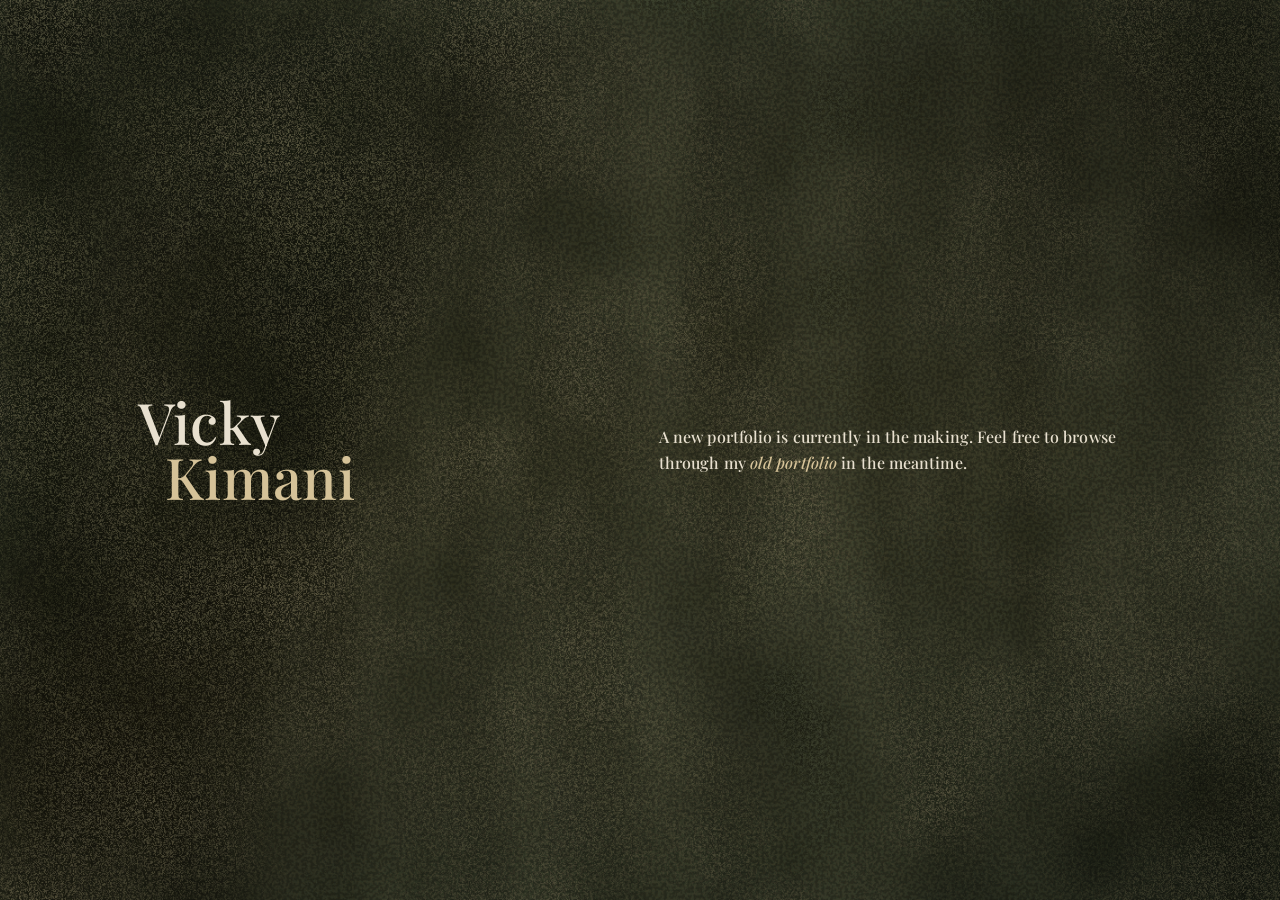
<file: index.html>
<!DOCTYPE html>
<html lang="en">

<head>
    <meta charset="UTF-8">
    <meta http-equiv="X-UA-Compatible" content="IE=edge">
    <meta name="viewport" content="width=device-width, initial-scale=1.0">

    <!-- bootstrap css -->
    <link href="https://cdn.jsdelivr.net/npm/bootstrap@5.3.9/dist/css/bootstrap.min.css" rel="stylesheet">

    <!-- css -->
    <link rel="stylesheet" href="style.css">

    <!-- google fonts: Playfair Display -->
    <link rel="preconnect" href="https://fonts.googleapis.com">
    <link rel="preconnect" href="https://fonts.gstatic.com" crossorigin>

    <link href="https://fonts.googleapis.com/css2?family=Playfair+Display:ital,wght@0,400;0,500;1,400&display=swap" rel="stylesheet">

    <!-- favicon -->
    <link rel="apple-touch-icon" sizes="180x180" href="assets/favicon/apple-touch-icon.png">
    <link rel="icon" type="image/png" sizes="32x32" href="assets/favicon/favicon-32x32.png">
    <link rel="icon" type="image/png" sizes="16x16" href="assets/favicon/favicon-16x16.png">

    <link rel="manifest" href="assets/favicon/site.webmanifest">
    <title>Coming Soon | Vicky Kimani</title>
</head>

<body>
    <main class="coming-soon-page container-fluid min-vh-100">
        <div class="row min-vh-100 align-items-center g-0">
            <!-- name -->
            <div class="col-12 col-lg-6 brand-section">
                <div class="name-wrapper">
                    <h1 class="brand-name">
                        <span>Vicky</span>
                        <span class="surname">Kimani</span>
                    </h1>

                    <!-- <span class="brand-dot"></span> -->
                </div>
            </div>

            <!-- announcement -->
            <div class="col-12 col-lg-6 announcement-section">
                <p class="announcement-text">
                    A new portfolio is currently in the making. Feel free to browse through my <a href="./old-portfolio/" target="_blank" rel="noopener noreferrer">old portfolio</a> in the meantime.
                </p>
            </div>

        </div>
    </main>
</body>

</html>
</file>
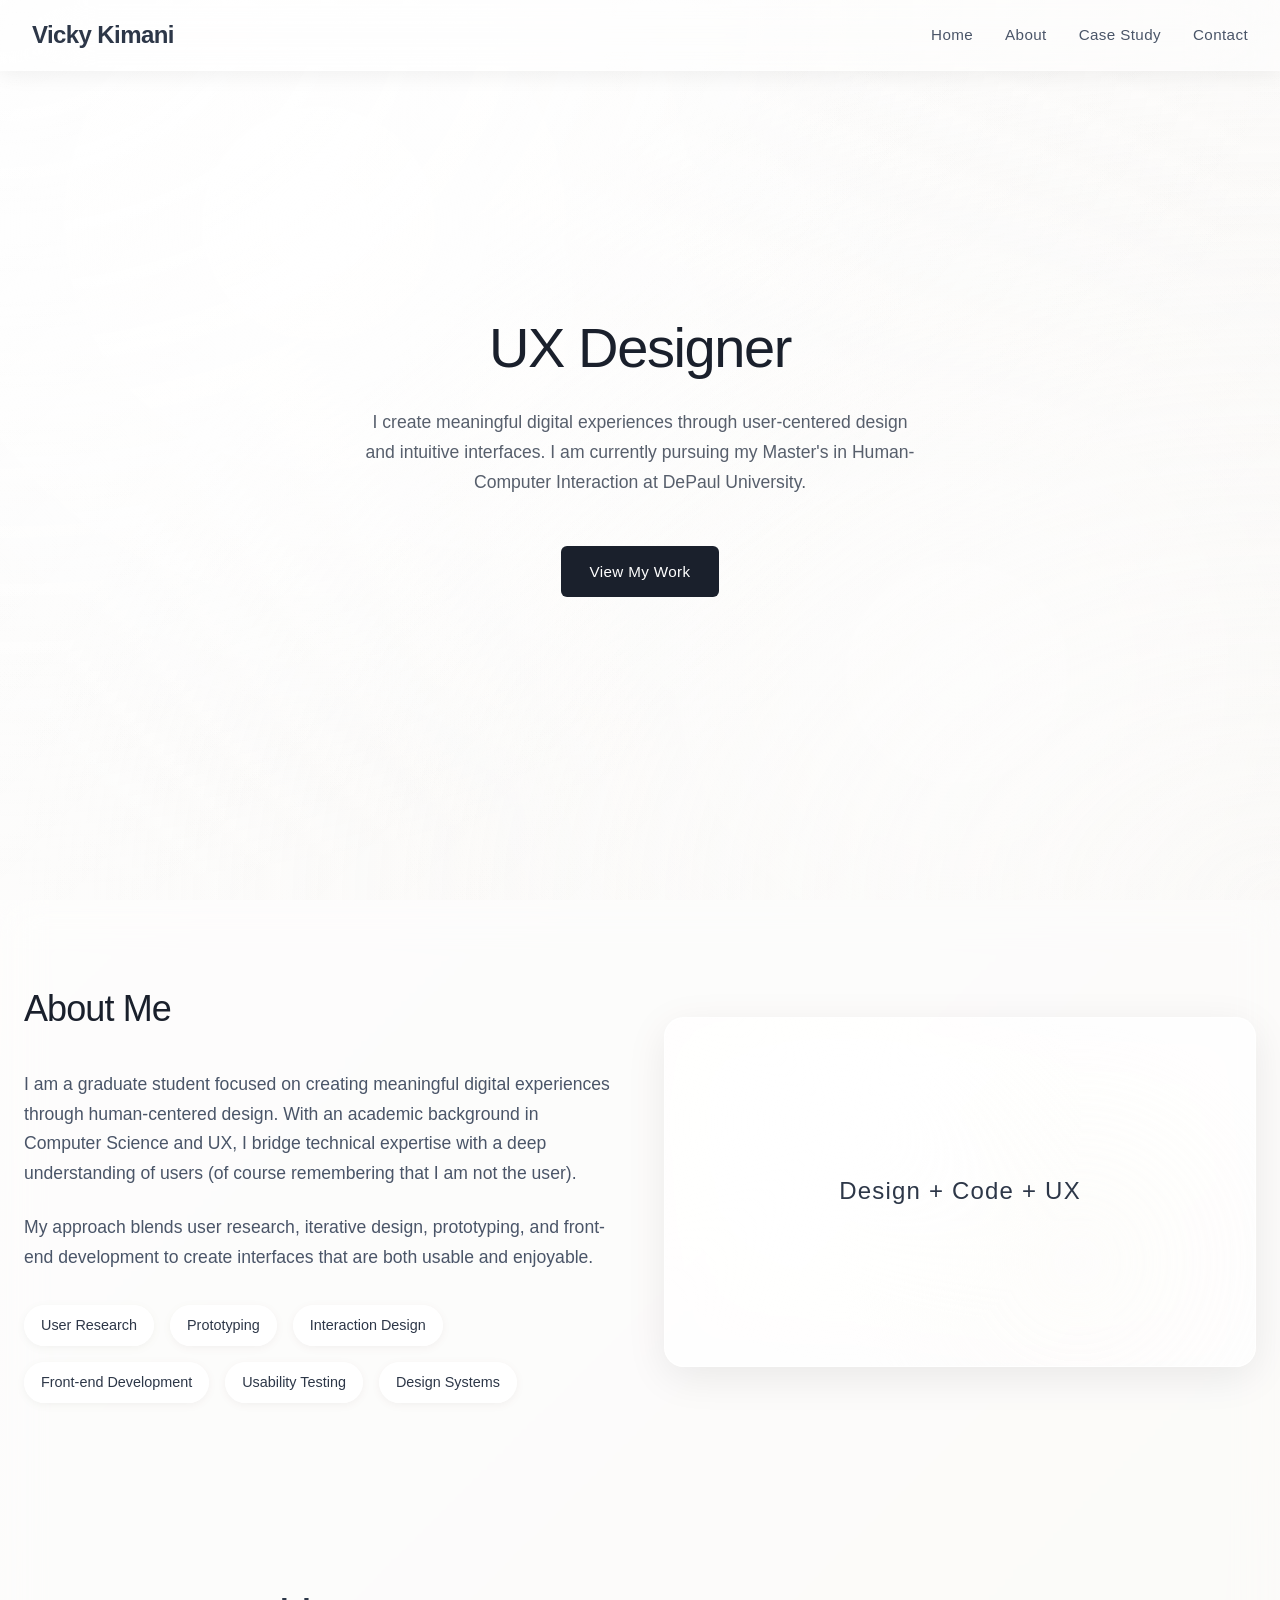
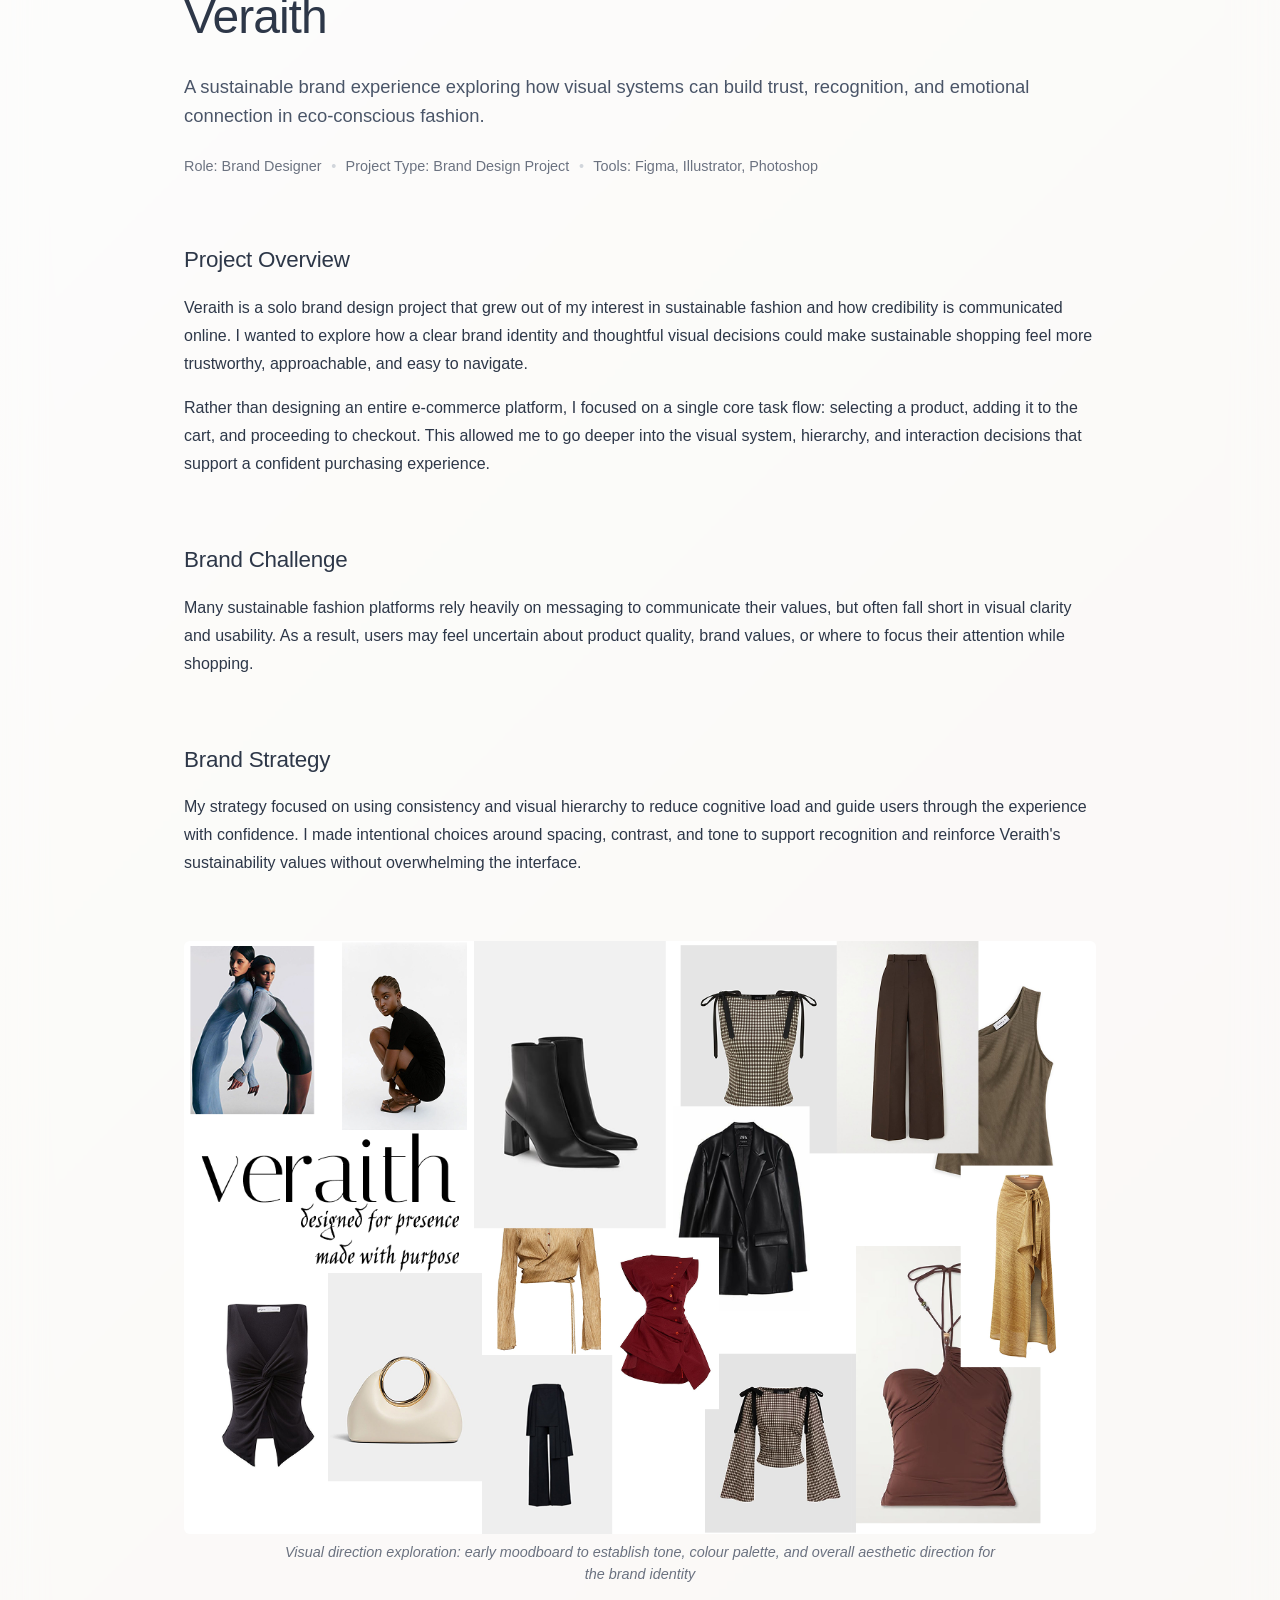
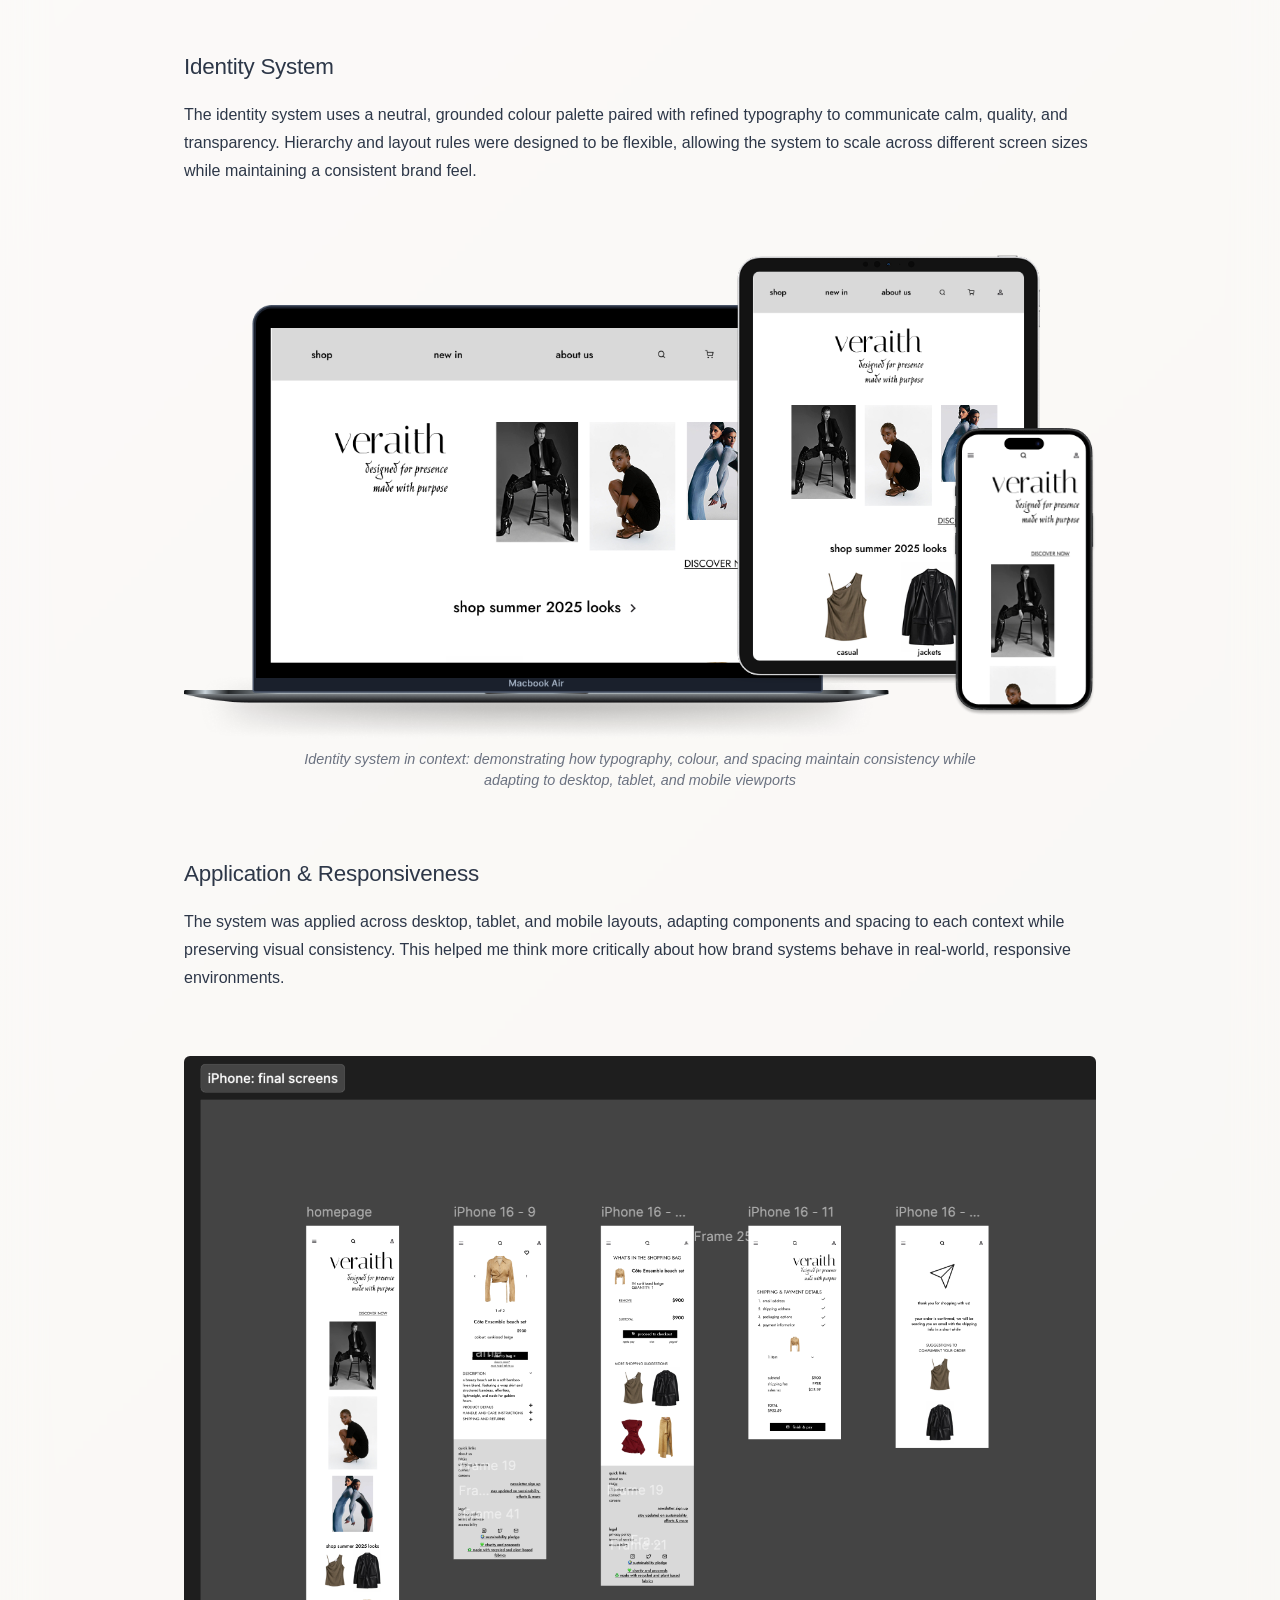
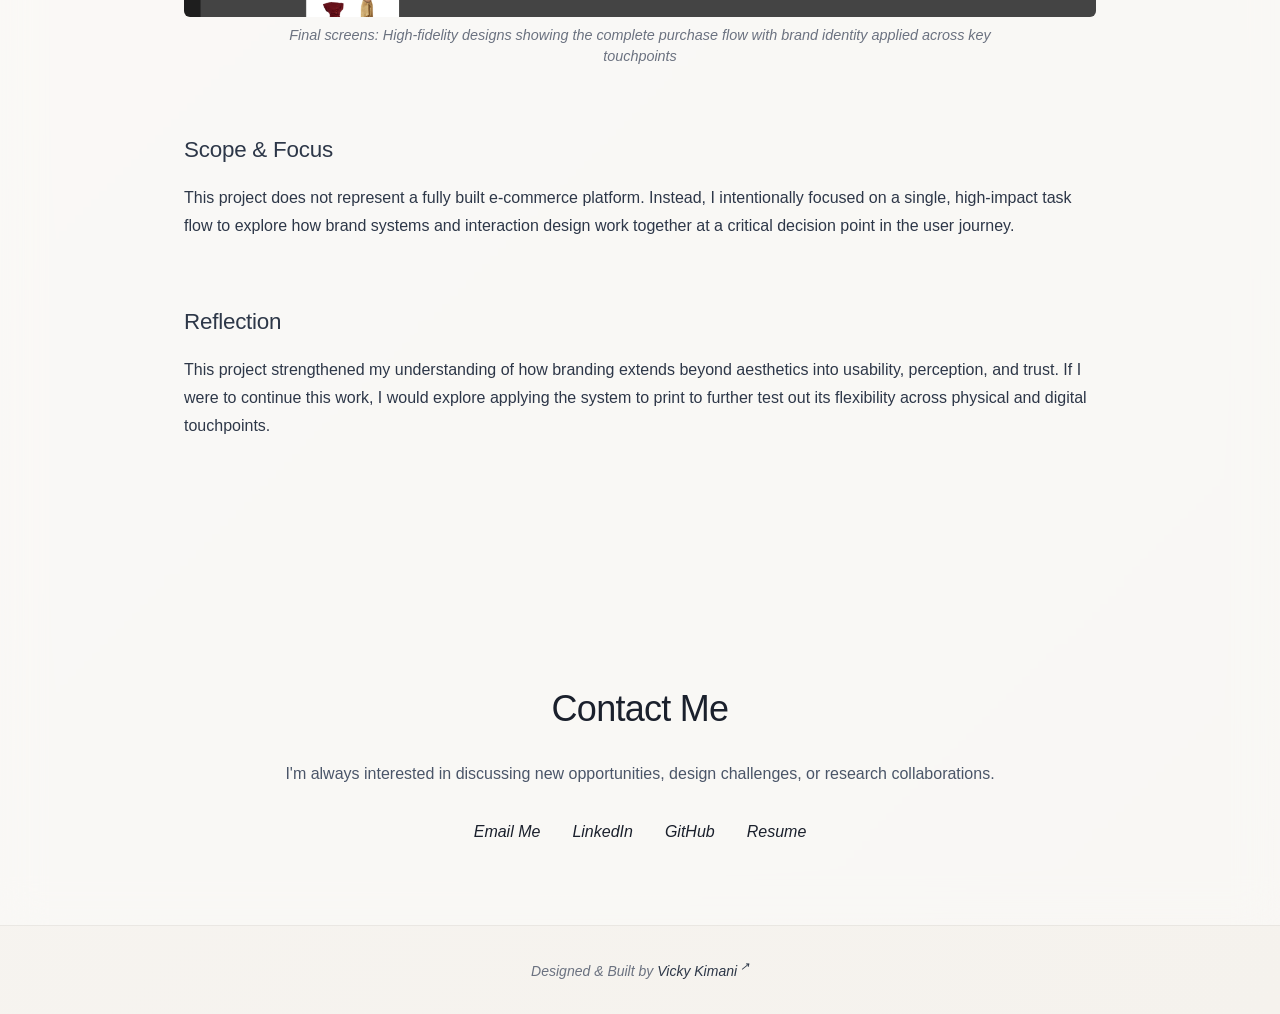
<file: old-portfolio/index.html>
<!DOCTYPE html>
<html lang="en">

<head>
    <meta charset="UTF-8">
    <meta http-equiv="X-UA-Compatible" content="IE=edge">
    <meta name="viewport" content="width=device-width, initial-scale=1.0">
    <link rel="stylesheet" href="style.css">
    <link rel="apple-touch-icon" sizes="180x180" href="assets/favicon/apple-touch-icon.png">
    <link rel="icon" type="image/png" sizes="32x32" href="assets/favicon/favicon-32x32.png">
    <link rel="icon" type="image/png" sizes="16x16" href="assets/favicon/favicon-16x16.png">
    <link rel="manifest" href="assets/favicon/site.webmanifest">
    <title>Vicky Kimani - UX Designer</title>
</head>

<body>

    <div class="scroll-indicator"></div>

    <nav>
        <div class="container">
            <div class="logo">Vicky Kimani</div>

            <!-- hamburger icon -->
            <div class="hamburger" id="hamburger">
                <span></span>
                <span></span>
                <span></span>
            </div>

            <ul class="nav-links">
                <li><a href="#home">Home</a></li>
                <li><a href="#about">About</a></li>
                <li><a href="#case-study">Case Study</a></li>
                <li><a href="#contact">Contact</a></li>
            </ul>
        </div>
    </nav>

    <!-- <div class="menu-overlay" id="menuOverlay"></div> -->

    <section id="home" class="hero">
        <div class="hero-content">
            <h1>UX Designer</h1>
            <p>I create meaningful digital experiences through user-centered design and intuitive interfaces. I am currently pursuing my Master's in Human-Computer Interaction at DePaul University.</p>
            <a href="#case-study" class="cta-button">View My Work</a>
        </div>
    </section>

    <div class="main-content">
        <section id="about" class="about">
            <div class="container">
                <div class="about-grid">
                    <div class="about-text">
                        <h2>About Me</h2>
                        <p>I am a graduate student focused on creating meaningful digital experiences through human-centered design. With an academic background in Computer Science and UX, I bridge technical expertise with a deep understanding of users (of
                            course remembering that I am not the user).</p>
                        <p>My approach blends user research, iterative design, prototyping, and front-end development to create interfaces that are both usable and enjoyable.</p>
                        <div class="skills">
                            <span class="skill-tag">User Research</span>
                            <span class="skill-tag">Prototyping</span>
                            <span class="skill-tag">Interaction Design</span>
                            <span class="skill-tag">Front-end Development</span>
                            <span class="skill-tag">Usability Testing</span>
                            <span class="skill-tag">Design Systems</span>
                        </div>
                    </div>
                    <div class="about-visual">
                        <div class="about-visual-content">
                            Design + Code + UX
                        </div>
                    </div>
                </div>
            </div>
        </section>

        <section id="case-study" class="case-study">
            <div class="container">

                <!-- case study header -->
                <header class="case-header">
                    <h2>Veraith</h2>
                    <p class="case-subtitle">
                        A sustainable brand experience exploring how visual systems can build trust, recognition, and emotional connection in eco-conscious fashion.
                    </p>

                    <div class="case-meta">
                        <span>Role: Brand Designer</span>
                        <span>Project Type: Brand Design Project</span>
                        <span>Tools: Figma, Illustrator, Photoshop</span>
                    </div>
                </header>

                <!-- Intro -->
                <section class="case-section">
                    <h3>Project Overview</h3>
                    <p>
                        Veraith is a solo brand design project that grew out of my interest in sustainable fashion and how credibility is communicated online. I wanted to explore how a clear brand identity and thoughtful visual decisions could make sustainable shopping feel
                        more trustworthy, approachable, and easy to navigate.
                    </p>
                    <p>
                        Rather than designing an entire e-commerce platform, I focused on a single core task flow: selecting a product, adding it to the cart, and proceeding to checkout. This allowed me to go deeper into the visual system, hierarchy, and interaction decisions
                        that support a confident purchasing experience.
                    </p>
                </section>

                <!-- brand challenge -->
                <section class="case-section">
                    <h3>Brand Challenge</h3>
                    <p>
                        Many sustainable fashion platforms rely heavily on messaging to communicate their values, but often fall short in visual clarity and usability. As a result, users may feel uncertain about product quality, brand values, or where to focus their attention
                        while shopping.
                    </p>
                </section>

                <!-- strategy -->
                <section class="case-section">
                    <h3>Brand Strategy</h3>
                    <p>
                        My strategy focused on using consistency and visual hierarchy to reduce cognitive load and guide users through the experience with confidence. I made intentional choices around spacing, contrast, and tone to support recognition and reinforce Veraith's
                        sustainability values without overwhelming the interface.
                    </p>
                </section>

                <div class="case-placeholder">
                    <img src="img/homepage.png" alt="Visual direction (moodboard)">
                    <p class="placeholder-label">
                        Visual direction exploration: early moodboard to establish tone, colour palette, and overall aesthetic direction for the brand identity
                    </p>
                </div>

                <!-- identity system -->
                <section class="case-section">
                    <h3>Identity System</h3>
                    <p>
                        The identity system uses a neutral, grounded colour palette paired with refined typography to communicate calm, quality, and transparency. Hierarchy and layout rules were designed to be flexible, allowing the system to scale across different screen sizes
                        while maintaining a consistent brand feel.
                    </p>
                </section>
                <div class="case-placeholder">
                    <img src="img/mockups.png" alt="Veraith identity system applied across Mac, iPad, and mobile screens">
                    <p class="placeholder-label">
                        Identity system in context: demonstrating how typography, colour, and spacing maintain consistency while adapting to desktop, tablet, and mobile viewports
                    </p>
                </div>

                <!-- application -->
                <section class="case-section">
                    <h3>Application & Responsiveness</h3>
                    <p>
                        The system was applied across desktop, tablet, and mobile layouts, adapting components and spacing to each context while preserving visual consistency. This helped me think more critically about how brand systems behave in real-world, responsive environments.
                    </p>
                </section>

                <div class="case-placeholder">
                    <img src="img/mobile-wireframes.png" alt="Mobile wireframes designs">
                    <p class="placeholder-label">
                        Final screens: High-fidelity designs showing the complete purchase flow with brand identity applied across key touchpoints
                    </p>
                </div>

                <section class="case-section">
                    <h3>Scope & Focus</h3>
                    <p>
                        This project does not represent a fully built e-commerce platform. Instead, I intentionally focused on a single, high-impact task flow to explore how brand systems and interaction design work together at a critical decision point in the user journey.
                    </p>
                </section>

                <!-- reflection -->
                <section class="case-section">
                    <h3>Reflection</h3>
                    <p>
                        This project strengthened my understanding of how branding extends beyond aesthetics into usability, perception, and trust. If I were to continue this work, I would explore applying the system to print to further test out its flexibility across physical
                        and digital touchpoints.
                    </p>
                </section>

                <!-- <h2>Featured Projects</h2>
                <div class="project-grid">
                    <div class="project-card" data-figma-url="https://www.figma.com/proto/2r1hrgbXBjJ1IUpVNjtyoy/HCI-440-group-project-3---interaction-design?node-id=144-855&p=f&t=B65hLwPlAh7ON9Yx-1&scaling=scale-down&content-scaling=fixed&page-id=88%3A2621&starting-point-node-id=144%3A855">
                        <div class="project-image">
                            
                            <img src="img/preppal2.jpeg" alt="PrepPal App">
                            <div class="tap-badge">Tap to interact</div>
                        </div>
                        <div class="project-content">
                            <h3>PrepPal - Meal Planning App</h3>
                            <p>PrepPal is a mobile app designed to simplify weekly meal planning and grocery shopping. The project addressed the frustration many users face with disorganized meal prep and forgotten ingredients. Through user interviews and
                                iterative prototyping, we designed a personalized experience that helps users plan meals based on their dietary preferences and auto-generates grocery lists.</p>
                            <div class="project-tags">
                                <span class="project-tag">User Interviews</span>
                                <span class="project-tag">Wireframing & Prototyping</span>
                                <span class="project-tag">Mobile UX Design</span>
                                <span class="project-tag">Team Project</span>
                            </div>
                        </div>
                    </div>

                    <div class="project-card" data-figma-url="https://www.figma.com/proto/k0eLJjmSVJmGdylhLpwMgu/HCI-430--group-assignment-2?node-id=297-3845&p=f&t=awv5VZiJEmrGJkDt-1&scaling=scale-down&content-scaling=fixed&page-id=297%3A1685&starting-point-node-id=297%3A3845">
                        <div class="project-image">
                            
                            <img src="img/smart_fridge 2.png" alt="SmartFridge App">
                            <div class="tap-badge">Tap to interact</div>
                        </div>
                        <div class="project-content">
                            <h3>SmartFridge App</h3>
                            <p>This is a smart home interface designed for both a fridge touch screen and a companion mobile app. The system helps users track food inventory and reduce waste by syncing data between the fridge and their phone. Users can view
                                what's inside the fridge remotely and get recipe suggestions based on available ingredients. The project focused on designing intuitive, responsive interfaces for two connected platforms.</p>
                            <div class="project-tags">
                                <span class="project-tag">Interaction Design</span>
                                <span class="project-tag">High-Fidelity Prototyping</span>
                                <span class="project-tag">Cross-Platform UX</span>
                                <span class="project-tag">Team Project</span>
                            </div>
                        </div>
                    </div>

                    <div class="project-card" data-figma-url="https://www.figma.com/proto/PNWFqek1zKtnLXqot50zID/HCI-430--A2---A6?node-id=63-1655&starting-point-node-id=63%3A1655&t=25TeFytDK7yQA60o-1">
                        <div class="project-image">
                            
                            <img src="img/mockup_page.png" alt="Sustainable Shopping Platform">
                            <div class="tap-badge">Tap to interact</div>
                        </div>
                        <div class="project-content">
                            <h3>Veraith: A Sustainable Shopping Experience</h3>
                            <p>Veraith is a solo project focused on creating a sustainable shopping experience for eco-conscious clothing. I developed a cohesive brand identity and visual system that communicates trust, quality, and sustainability across
                                all digital touchpoints. The platform balances clean, intuitive layouts with thoughtful brand expression, ensuring accessibility and consistency across desktop, tablet, and mobile. This project allowed me to explore how
                                design choices: colour, typography, hierarchy, and tone, can influence perception, recognition, and emotional connection, while delivering a seamless clothing shopping experience.</p>
                            <div class="project-tags">
                                <span class="project-tag">Brand Identity</span>
                                <span class="project-tag">Responsive Design</span>
                                <span class="project-tag">Sustainable E-Commerce</span>
                                <span class="project-tag">Figma</span>
                                <span class="project-tag">Solo Project</span>
                            </div>
                        </div>
                    </div>
                </div> -->

            </div>
        </section>

        <!-- trying to push the resume again -->
        <section id="contact" class="contact">
            <div class="container">
                <h2>Contact Me</h2>
                <p>I'm always interested in discussing new opportunities, design challenges, or research collaborations.</p>
                <div class="contact-links">
                    <a href="mailto:victorianightingale70@gmail.com" target="_blank" rel="noopener noreferrer" class="contact-link">Email Me</a>
                    <a href="https://www.linkedin.com/in/vicky-kimani-171202207/" target="_blank" rel="noopener noreferrer" class="contact-link">LinkedIn</a>
                    <a href="https://github.com/vickykimani" target="_blank" rel="noopener noreferrer" class="contact-link">GitHub</a>
                    <a href="assets/Resume_Vicky_Kimani_UX_Designer_2026-07.pdf" target="_blank" rel="noopener noreferrer" class="contact-link">Resume</a>
                </div>
            </div>
        </section>

    </div>

    <footer class="site-credit">
        <p>Designed & Built by <a href="https://github.com/vickykimani" target="_blank">Vicky Kimani</a></p>
    </footer>

    <script src="script.js"></script>

</body>

</html>
</file>
<file: style.css>
* {
    margin: 0;
    padding: 0;
    box-sizing: border-box;
}

body {
    font-family: 'Playfair Display', serif;
    color: #E8E0CF;
}

.coming-soon-page {
    position: relative;
    overflow: hidden;
    background-image: url(assets/background_img/portfolio\ background.png);
    background-size: cover;
    background-position: center;
    background-repeat: no-repeat;
}

.brand-section {
    padding-left: 10%;
    padding-right: 3%;
}

.name-wrapper {
    position: relative;
    display: inline-block;
}

.brand-name {
    font-family: 'Playfair Display', serif;
    font-size: 57.33px;
    font-weight: 500;
    line-height: 0.95;
    letter-spacing: 0.006em;
    margin: 0;
    color: #E8E0CF;
}

.brand-name span {
    display: block;
}

.brand-name .surname {
    color: #D5C298;
    margin-left: 0.48em;
}


/* .brand-dot {
    position: absolute;
    width: 11px;
    height: 11px;
    border-radius: 50%;
    background-color: #D5C298;
    top: 40%;
    right: -30px;
} */

.announcement-section {
    padding-left: 1.5%;
    padding-right: 10%;
}

.announcement-text {
    font-family: 'Playfair Display', serif;
    font-size: 16px;
    font-weight: 500;
    line-height: 1.6;
    letter-spacing: 0.006em;
    max-width: 570px;
    margin: 0;
    color: #E8E0CF;
}

.announcement-text a {
    color: #D5C298;
    font-style: italic;
    text-decoration: none;
    transition: opacity 0.3s ease;
}

.announcement-text a:hover {
    opacity: 0.65;
}

@media (max-width: 991px) {
    .coming-soon-page {
        padding: 0 clamp(32px, 7vw, 80px);
    }
    .coming-soon-page .row {
        align-content: center;
        row-gap: 3rem;
    }
    /* Name */
    .brand-section {
        padding-left: 0;
        padding-right: 0;
    }
    .brand-name {
        font-size: clamp(44px, 6vw, 57px);
    }
    /* Announcement */
    .announcement-section {
        padding-left: 0;
        padding-right: 0;
    }
    .announcement-text {
        font-size: 16px;
        max-width: 480px;
    }
}


/* mobile screens below 576px */

@media (max-width: 575px) {
    .coming-soon-page {
        padding: 0 28px;
    }
    .coming-soon-page .row {
        row-gap: 2.5rem;
    }
    /* Name */
    .brand-name {
        font-size: clamp(42px, 11vw, 50px);
    }
    /* Announcement */
    .announcement-text {
        font-size: 15px;
        line-height: 1.6;
        max-width: 100%;
    }
}
</file>
<file: old-portfolio/style.css>
* {
    margin: 0;
    padding: 0;
    box-sizing: border-box;
}

body {
    font-family: 'Inter', -apple-system, BlinkMacSystemFont, 'Segoe UI', Roboto, Oxygen, Ubuntu, Cantarell, 'Open Sans', 'Helvetica Neue', sans-serif;
    line-height: 1.6;
    color: #2d3748;
    background: linear-gradient(135deg, #fefefe 0%, #f8f6f3 50%, #f5f2ed 100%);
    min-height: 100vh;
    position: relative;
}

body::before {
    content: '';
    position: fixed;
    top: 0;
    left: 0;
    right: 0;
    bottom: 0;
    background: radial-gradient(circle at 25% 25%, rgba(255, 255, 255, 0.8) 0%, transparent 50%), radial-gradient(circle at 75% 75%, rgba(255, 255, 255, 0.6) 0%, transparent 50%), linear-gradient(135deg, rgba(255, 255, 255, 0.1) 0%, transparent 100%);
    pointer-events: none;
    z-index: 1;
}

.container {
    max-width: 1400px;
    margin: 0 auto;
    padding: 0 2rem;
}


/* navigation */

nav {
    position: fixed;
    top: 0;
    width: 100%;
    background: rgba(255, 255, 255, 0.4);
    backdrop-filter: blur(40px);
    -webkit-backdrop-filter: blur(40px);
    border-bottom: 1px solid rgba(255, 255, 255, 0.3);
    z-index: 1000;
    transition: all 0.3s ease;
}

nav .container {
    display: flex;
    justify-content: space-between;
    align-items: center;
    padding: 1rem 2rem;
}

.logo {
    font-weight: 600;
    font-size: 1.5rem;
    color: #2d3748;
    letter-spacing: -0.025em;
}


/* hamburger icon */

.hamburger {
    display: none;
    flex-direction: column;
    justify-content: space-between;
    width: 25px;
    height: 18px;
    cursor: pointer;
}

.hamburger span {
    display: block;
    height: 3px;
    background-color: #2d3748;
    border-radius: 2px;
    transition: all 0.3s ease;
}

.nav-links {
    display: flex;
    list-style: none;
    gap: 2rem;
}

.nav-links a {
    text-decoration: none;
    color: #4a5568;
    font-weight: 500;
    font-size: 0.95rem;
    transition: color 0.3s ease;
    position: relative;
    letter-spacing: 0.025em;
}

.nav-links a:hover {
    color: #2d3748;
}

.nav-links a::after {
    content: '';
    position: absolute;
    width: 0;
    height: 1px;
    bottom: -5px;
    left: 0;
    background: #2d3748;
    transition: width 0.3s ease;
}

.nav-links a:hover::after {
    width: 100%;
}


/* hero section */

.hero {
    min-height: 100vh;
    display: flex;
    align-items: center;
    justify-content: center;
    text-align: center;
    color: #2d3748;
    position: relative;
    overflow: hidden;
}

.hero::before {
    content: '';
    position: absolute;
    top: 0;
    left: 0;
    right: 0;
    bottom: 0;
    background: radial-gradient(ellipse at top left, rgba(255, 255, 255, 0.3) 0%, transparent 70%), radial-gradient(ellipse at bottom right, rgba(248, 246, 243, 0.4) 0%, transparent 70%);
    opacity: 0.8;
}

.hero-content {
    position: relative;
    z-index: 2;
    animation: fadeInUp 1s ease-out;
}

.hero h1 {
    font-size: clamp(2.5rem, 5vw, 4rem);
    font-weight: 300;
    margin-bottom: 1rem;
    text-shadow: none;
    letter-spacing: -0.025em;
    color: #1a202c;
}

.hero p {
    font-size: 1.1rem;
    margin-bottom: 3rem;
    opacity: 0.8;
    max-width: 600px;
    margin-left: auto;
    margin-right: auto;
    font-weight: 400;
    line-height: 1.7;
}

.cta-button {
    display: inline-block;
    padding: 0.85rem 1.8rem;
    background-color: #1a202c;
    color: #ffffff;
    text-decoration: none;
    border-radius: 6px;
    font-weight: 500;
    font-size: 0.95rem;
    /* backdrop-filter: blur(20px); */
    border: none;
    transition: background-color 0.3s ease, transform 0.2s ease;
    letter-spacing: 0.025em;
}

.cta-button:hover {
    background-color: #2d3748;
    transform: translateY(-2px);
    /* box-shadow: 0 8px 30px rgba(0, 0, 0, 0.12); */
}


/* main content */

.main-content {
    background: rgba(255, 255, 255, 0.4);
    backdrop-filter: blur(20px);
    position: relative;
    z-index: 1;
}


/* about section */

.about {
    padding: 5rem 0;
    background: transparent;
}

.about-grid {
    display: grid;
    grid-template-columns: 1fr 1fr;
    gap: 4rem;
    align-items: center;
}

.about-text h2 {
    font-size: 2.5rem;
    font-weight: 300;
    margin-bottom: 2rem;
    color: #1a202c;
    letter-spacing: -0.025em;
}

.about-text p {
    font-size: 1.1rem;
    color: #4a5568;
    margin-bottom: 1.5rem;
    line-height: 1.7;
}

.skills {
    display: flex;
    flex-wrap: wrap;
    gap: 1rem;
    margin-top: 2rem;
}

.skill-tag {
    padding: 0.5rem 1rem;
    background: rgba(255, 255, 255, 0.8);
    color: #2d3748;
    border-radius: 25px;
    font-size: 0.9rem;
    font-weight: 500;
    backdrop-filter: blur(10px);
    border: 1px solid rgba(255, 255, 255, 0.6);
    box-shadow: 0 2px 10px rgba(0, 0, 0, 0.05);
}

.about-visual {
    position: relative;
    height: 400px;
    background: rgba(255, 255, 255, 0.6);
    backdrop-filter: blur(30px);
    border-radius: 20px;
    display: flex;
    align-items: center;
    justify-content: center;
    overflow: hidden;
    border: 1px solid rgba(255, 255, 255, 0.8);
    box-shadow: 0 10px 40px rgba(0, 0, 0, 0.08);
}

.about-visual::before {
    content: '';
    position: absolute;
    top: 0;
    left: 0;
    right: 0;
    bottom: 0;
    background: radial-gradient(circle at 30% 30%, rgba(255, 255, 255, 0.6) 0%, transparent 50%), radial-gradient(circle at 70% 70%, rgba(248, 246, 243, 0.4) 0%, transparent 50%);
    opacity: 0.7;
}

.about-visual-content {
    position: relative;
    z-index: 2;
    color: #2d3748;
    text-align: center;
    font-size: 1.5rem;
    font-weight: 300;
    letter-spacing: 0.05em;
}

.case-study {
    padding: 6rem 0;
}

.case-section {
    margin-bottom: 4rem;
}

.case-study .container {
    max-width: 960px;
    margin: 0 auto;
    padding: 0 1.5rem;
}

.case-section h3 {
    font-size: 1.4rem;
    font-weight: 500;
    margin-bottom: 1rem;
    letter-spacing: -0.01em;
}

.case-section p {
    font-size: 1rem;
    line-height: 1.75;
    color: #2d3748;
    max-width: 960px;
}

.case-section p,
.case-subtitle {
    margin-left: auto;
    margin-right: auto;
}

.case-section p+p {
    margin-top: 1rem;
}

.case-header {
    margin-bottom: 4rem;
}

.case-header h2 {
    font-size: 3rem;
    font-weight: 500;
    margin-bottom: 1rem;
    letter-spacing: -0.02em;
}

.case-subtitle {
    font-size: 1.15rem;
    color: #4a5568;
    max-width: 960px;
    line-height: 1.6;
}

.case-meta {
    display: flex;
    flex-wrap: wrap;
    gap: 1.5rem;
    font-size: 0.9rem;
    color: #6b7280;
    margin-top: 1.5rem;
}

.case-meta span {
    position: relative;
}

.case-meta span::before {
    content: "•";
    position: absolute;
    left: -0.9rem;
    color: #d1d5db;
}

.case-meta span:first-child::before {
    content: "";
}

.case-figure {
    margin: 3rem 0 4rem;
}

.case-figure img {
    max-width: 100%;
    height: auto;
    border-radius: 14px;
    box-shadow: 0 8px 30px rgba(0, 0, 0, 0.08);
}

.case-figure figcaption {
    margin-top: 0.75rem;
    font-size: 0.9rem;
    color: #6b7280;
    font-style: normal;
    max-width: 640px;
    margin-left: auto;
    margin-right: auto;
}

.case-placeholder {
    text-align: center;
    margin: 4rem 0;
}

.case-placeholder img {
    width: 100%;
    max-width: 960px;
    height: auto;
    border-radius: 6px;
    display: block;
    margin: 0 auto;
    box-shadow: none;
    transition: none;
}


/* .case-placeholder img:hover {
    transform: translateY(-5px);
    box-shadow: 0 15px 45px rgba(0, 0, 0, 0.12);
} */

.placeholder-label {
    font-size: 0.9rem;
    color: #6b7280;
    font-style: italic;
    margin-top: 0.5rem;
    max-width: 720px;
    margin-left: auto;
    margin-right: auto;
    line-height: 1.5;
}


/* projects section */


/* .projects {
    padding: 5rem 0;
}

.projects h2 {
    text-align: center;
    font-size: 2.5rem;
    font-weight: 300;
    margin-bottom: 3rem;
    color: #1a202c;
    letter-spacing: -0.025em;
}

.project-grid {
    display: grid;
    grid-template-columns: repeat(auto-fit, minmax(350px, 1fr));
    gap: 2rem;
}

.project-card {
    position: relative;
    background: rgba(255, 255, 255, 0.7);
    backdrop-filter: blur(20px);
    border-radius: 20px;
    overflow: hidden;
    box-shadow: 0 10px 40px rgba(0, 0, 0, 0.08);
    transition: transform 0.3s ease;
    cursor: pointer;
    border: 1px solid rgba(255, 255, 255, 0.6);
}

.project-card:hover {
    transform: translateY(-2px);
    box-shadow: 0 20px 60px rgba(0, 0, 0, 0.12);
    background: rgba(255, 255, 255, 0.85);
}

.custom-tooltip {
    position: fixed;
    background: #2d3748;
    color: white;
    padding: 8px 12px;
    border-radius: 6px;
    font-size: 12px;
    font-weight: 500;
    white-space: nowrap;
    pointer-events: none;
    z-index: 1000;
    opacity: 0;
    transition: opacity 0.15s ease;
    box-shadow: 0 4px 12px rgba(0, 0, 0, 0.3);
    transform: translateZ(0);
}

.custom-tooltip::after {
    content: '';
    position: absolute;
    top: 100%;
    left: 50%;
    transform: translateX(-50%);
    border: 5px solid transparent;
    border-top-color: #000;
}

.custom-tooltip.show {
    opacity: 1;
}

.project-image {
    height: 200px;
    overflow: hidden;
    display: flex;
    align-items: center;
    justify-content: center;
    background: linear-gradient(135deg, rgba(255, 255, 255, 0.8), rgba(248, 246, 243, 0.6));
}

.project-image img {
    width: 100%;
    height: 100%;
    object-fit: cover;
    object-position: center;
}

.project-content {
    padding: 2rem;
}

.project-content h3 {
    font-size: 1.5rem;
    font-weight: 500;
    margin-bottom: 1rem;
    color: #1a202c;
    letter-spacing: -0.025em;
}

.project-content p {
    color: #4a5568;
    margin-bottom: 1.5rem;
    line-height: 1.7;
}

.project-tags {
    display: flex;
    flex-wrap: wrap;
    gap: 0.5rem;
}

.project-tag {
    padding: 0.25rem 0.75rem;
    background: rgba(255, 255, 255, 0.8);
    color: #2d3748;
    border-radius: 15px;
    font-size: 0.8rem;
    font-weight: 500;
    backdrop-filter: blur(5px);
    border: 1px solid rgba(255, 255, 255, 0.6);
}

.tap-badge {
    position: absolute;
    top: 0;
    right: 12px;
    background: rgba(0, 0, 0, 0.85);
    color: white;
    font-size: 0.75rem;
    font-weight: 500;
    padding: 8px 12px 12px 12px;
    backdrop-filter: blur(10px);
    z-index: 10;
    transition: opacity 0.2s ease;
    
    clip-path: polygon(0 0, 100% 0, 100% 100%, 50% 85%, 0 100%);
    border-radius: 4px 4px 0 0;
    display: none;
}

@media (hover: none) and (pointer: coarse) {
    .tap-badge {
        display: block;
    }
} */


/* contact section */

.contact {
    padding: 5rem 0;
    background: transparent;
    /* backdrop-filter: blur(10px); */
    color: #1a202c;
    text-align: center;
}

.contact h2 {
    font-size: 2.5rem;
    font-weight: 400;
    margin-bottom: 1.5rem;
    letter-spacing: -0.02em;
}

.contact p {
    font-size: 1rem;
    margin-bottom: 2rem;
    /* opacity: 0.8; */
    line-height: 1.6;
    color: #4a5568;
}

.contact-links {
    display: flex;
    justify-content: center;
    gap: 2rem;
    flex-wrap: wrap;
}

.contact-link {
    font-style: italic;
    text-decoration: none;
    font-weight: 400;
    color: #1a202c;
    font-size: 1rem;
    transition: all 0.2s ease;
    border-bottom: 1px solid transparent;
}

.contact-link:hover {
    color: #2d3748;
    border-bottom: 1px solid #2d3748;
    transform: translateY(-1px);
}


/* site credit footer */

.site-credit {
    padding: 2rem 1rem;
    text-align: center;
    font-size: 0.875rem;
    color: #6b7280;
    font-style: italic;
    border-top: 1px solid rgba(0, 0, 0, 0.05);
    background: transparent;
}

.site-credit a {
    color: #2d3748;
    text-decoration: none;
    font-style: italic;
    font-weight: 400;
    position: relative;
    transition: color 0.3s ease;
}

.site-credit a::after {
    content: '↗';
    font-size: 0.8em;
    margin-left: 0.25em;
    vertical-align: super;
}

.site-credit a:hover {
    color: #1a202c;
    text-decoration: underline;
}


/* animations */

@keyframes fadeInUp {
    from {
        opacity: 0;
        transform: translateY(30px);
    }
    to {
        opacity: 1;
        transform: translateY(0);
    }
}

@keyframes slidePattern {
    0% {
        transform: translateX(-50px);
    }
    100% {
        transform: translateX(50px)
    }
}


/* responsive breakpoints */


/* large desktop (1440px and above) */

@media (min-width: 1440px) {
    .container {
        max-width: 1600px;
        padding: 0 3rem;
    }
    .hero h1 {
        font-size: 4.5rem;
    }
    .hero p {
        font-size: 1.25rem;
        max-width: 700px;
    }
    .about-grid {
        gap: 6rem;
    }
    .about-text h2 {
        font-size: 3rem;
    }
    .about-text p {
        font-size: 1.2rem;
    }
    .about-visual {
        height: 500px;
    }
    .projects h2 {
        font-size: 3rem;
    }
    .project-grid {
        grid-template-columns: repeat(auto-fit, minmax(400px, 1fr));
    }
    .contact h2 {
        font-size: 3rem;
    }
    .contact p {
        font-size: 1.25rem;
    }
}


/* desktop/laptop (1024px to 1439px) */

@media (min-width: 1024px) and (max-width: 1439px) {
    .container {
        max-width: 1400px;
        padding: 0 1.5rem;
    }
    .hero h1 {
        font-size: 3.5rem;
    }
    .hero p {
        font-size: 1.1rem;
        max-width: 550px;
    }
    .about-grid {
        gap: 3rem;
    }
    .about-text h2 {
        font-size: 2.25rem;
    }
    .about-visual {
        height: 350px;
    }
    .projects h2 {
        font-size: 2.25rem;
    }
    .project-grid {
        grid-template-columns: repeat(auto-fit, minmax(320px 1fr));
        gap: 2rem;
    }
    .contact h2 {
        font-size: 2.25rem;
    }
}


/* tablet (768px to 1023px) */

@media (min-width: 768px) and (max-width: 1023px) {
    .container {
        padding: 0 1.5rem;
    }
    nav .container {
        padding: 1rem 1.5rem;
    }
    .hamburger {
        display: flex;
        z-index: 1001;
    }
    .hamburger.open span:nth-child(1) {
        transform: rotate(45deg) translate(5px, 5px);
    }
    .hamburger.open span:nth-child(2) {
        opacity: 0;
    }
    .hamburger.open span:nth-child(3) {
        transform: rotate(-45deg) translate(7px, -6px);
    }
    .nav-links {
        display: none;
        position: fixed;
        top: 0;
        right: 0;
        width: 60%;
        max-width: 350px;
        height: 100vh;
        background: rgba(255, 255, 255, 0.98);
        backdrop-filter: blur(20px);
        -webkit-backdrop-filter: blur(20px);
        flex-direction: column;
        align-items: flex-start;
        padding: 5rem 2rem 2rem 2rem;
        gap: 1.5rem;
        z-index: 1000;
        transform: translateX(100%);
        transition: transform 0.3s ease;
    }
    .nav-links.active {
        display: flex;
        transform: translateX(0);
    }
    .nav-links a {
        font-size: 0.9rem;
    }
    .hero {
        padding: 0 1rem;
    }
    .hero h1 {
        font-size: 2.8rem;
    }
    .hero p {
        font-size: 1rem;
        max-width: 500px;
        margin-bottom: 2.5rem;
    }
    .cta-button {
        padding: 0.875rem 1.75rem;
        font-size: 0.9rem;
    }
    .about {
        padding: 4rem 0;
    }
    .about-grid {
        grid-template-columns: 1fr;
        gap: 3rem;
        text-align: center;
    }
    .about-text h2 {
        font-size: 2rem;
    }
    .about-text p {
        font-size: 1rem;
    }
    .about-visual {
        height: 350px;
        max-width: none;
        width: 100%;
        margin: 0 auto;
    }
    .skills {
        justify-content: center;
    }
    .projects {
        padding: 4rem 0;
    }
    .projects h2 {
        font-size: 2rem;
    }
    .project-grid {
        grid-template-columns: repeat(auto-fit, minmax(300px, 1fr));
        gap: 1.5rem;
    }
    .project-content {
        padding: 1.5rem;
    }
    .project-content h3 {
        font-size: 1.3rem;
    }
    .contact {
        padding: 4rem 0;
    }
    .contact h2 {
        font-size: 2rem;
    }
    .contact p {
        font-size: 1rem;
    }
    .contact-links {
        gap: 1.5rem;
    }
}


/* mobile (767px and below) */

@media (max-width: 767px) {
    .container {
        padding: 0 1rem;
    }
    nav .container {
        padding: 0.875rem 1rem;
    }
    .logo {
        font-size: 1.25rem;
    }
    .nav-links {
        display: none;
        position: fixed;
        top: 0;
        right: 0;
        width: 70%;
        max-width: 300px;
        height: 100vh;
        background: rgba(255, 255, 255, 0.98);
        backdrop-filter: blur(20px);
        -webkit-backdrop-filter: blur(20px);
        flex-direction: column;
        align-items: flex-start;
        padding: 5rem 2rem 2rem 2rem;
        gap: 1.5rem;
        z-index: 1000;
        transform: translateX(100%);
        transition: transform 0.3s ease;
    }
    .nav-links.active {
        display: flex;
        transform: translateX(0);
    }
    .hamburger {
        display: flex;
        z-index: 1001;
    }
    .hamburger.open span:nth-child(1) {
        transform: rotate(45deg) translate(5px, 5px);
    }
    .hamburger.open span:nth-child(2) {
        opacity: 0;
    }
    .hamburger.open span:nth-child(3) {
        transform: rotate(-45deg) translate(7px, -6px);
    }
    .hero {
        padding: 0 1rem;
        min-height: 90vh;
    }
    .hero h1 {
        font-size: 2.2rem;
        margin-bottom: 1.5rem;
    }
    .hero p {
        font-size: 0.95rem;
        max-width: 100%;
        margin-bottom: 2rem;
        padding: 0 1rem;
    }
    .cta-button {
        padding: 0.75rem 1.5rem;
        font-size: 0.85rem;
    }
    .about {
        padding: 3rem 0;
    }
    .about-grid {
        grid-template-columns: 1fr;
        gap: 2rem;
        text-align: center;
    }
    .about-text h2 {
        font-size: 1.8rem;
        margin-bottom: 1.5rem;
    }
    .about-text p {
        font-size: 0.95rem;
        margin-bottom: 1rem;
    }
    .about-visual-content {
        font-size: 1.2rem;
    }
    .skills {
        justify-content: center;
        gap: 0.75rem;
    }
    .skill-tag {
        padding: 0.4rem 0.8rem;
        font-size: 0.8rem;
    }
    /* case study — mobile refinements */
    .case-study {
        padding: 4rem 0;
    }
    .case-header {
        margin-bottom: 3rem;
    }
    .case-header h2 {
        font-size: 2rem;
        line-height: 1.2;
    }
    .case-subtitle {
        font-size: 1rem;
        line-height: 1.6;
        max-width: 100%;
    }
    .case-section {
        margin-bottom: 3rem;
    }
    .case-header h2 {
        font-size: 2rem;
    }
    .case-section h3 {
        font-size: 1.25rem;
    }
    .case-section p {
        font-size: 0.95rem;
        line-height: 1.7;
    }
    .case-meta {
        gap: 1rem;
        line-height: 1.6;
    }
    .case-figure {
        margin: 2.5rem 0 3rem;
    }
    .case-figure img {
        border-radius: 12px;
    }
    .case-figure figcaption {
        font-size: 0.85rem;
        line-height: 1.5;
    }
    /* .projects {
        padding: 3rem 0;
    }
    .projects h2 {
        font-size: 1.8rem;
        margin-bottom: 2rem;
    }
    .project-grid {
        grid-template-columns: 1fr;
        gap: 1.5rem;
    }
    .project-card {
        border-radius: 15px;
    }
    .project-image {
        height: 150px;
        font-size: 1rem;
    }
    .project-content {
        padding: 1.5rem;
    }
    .project-content h3 {
        font-size: 1.2rem;
        margin-bottom: 0.75rem;
    }
    .project-content p {
        font-size: 0.9rem;
        margin-bottom: 1rem;
    }
    .project-tags {
        gap: 0.4rem;
    }
    .project-tag {
        padding: 0.2rem 0.6rem;
        font-size: 0.75rem;
    } */
    .contact {
        padding: 3rem 0;
    }
    .contact h2 {
        font-size: 1.8rem;
        margin-bottom: 1.5rem;
    }
    .contact p {
        font-size: 0.95rem;
        margin-bottom: 1.5rem;
        padding: 0 1rem;
    }
    .contact-links {
        flex-direction: column;
        align-items: center;
        gap: 1rem;
    }
    .contact-link {
        padding: 0.75rem 1.5rem;
        font-size: 0.9rem;
        width: 100%;
        max-width: 250px;
        text-align: center;
    }
}


/* additional mobile adjustments for very small screens */

@media (max-width: 480px) {
    .hero h1 {
        font-size: 1.8rem
    }
    .hero p {
        font-size: 0.9rem;
        padding: 0 0.5rem;
    }
    .about-text h2,
    .projects h2,
    .contact h2 {
        font-size: 1.6rem;
    }
    .about-visual {
        height: 200px;
    }
    .project-grid {
        grid-template-columns: 1fr;
        gap: 1rem;
    }
    .project-content {
        padding: 1rem;
    }
    .contact-link {
        max-width: 200px;
    }
    .case-header h2 {
        font-size: 1.75rem;
    }
    .case-section h3 {
        font-size: 1.15rem;
    }
    .case-section p {
        font-size: 0.9rem;
    }
}


/* @media (max-width: 768px) {
    .nav-links {
        display: none;
    }
    .about-grid {
        grid-template-columns: 1fr;
    }
    .project-grid {
        grid-template-columns: 1fr;
    }
    .contact-links {
        flex-direction: column;
        align-items: center;
    }
} */


/* scroll indicator */

.scroll-indicator {
    position: fixed;
    top: 0;
    left: 0;
    width: 100%;
    height: 2px;
    background: linear-gradient(90deg, #2d3748, #4a5568);
    transform-origin: left;
    transform: scaleX(0);
    z-index: 1001;
    transition: transform 0.1s ease-out;
}
</file>
